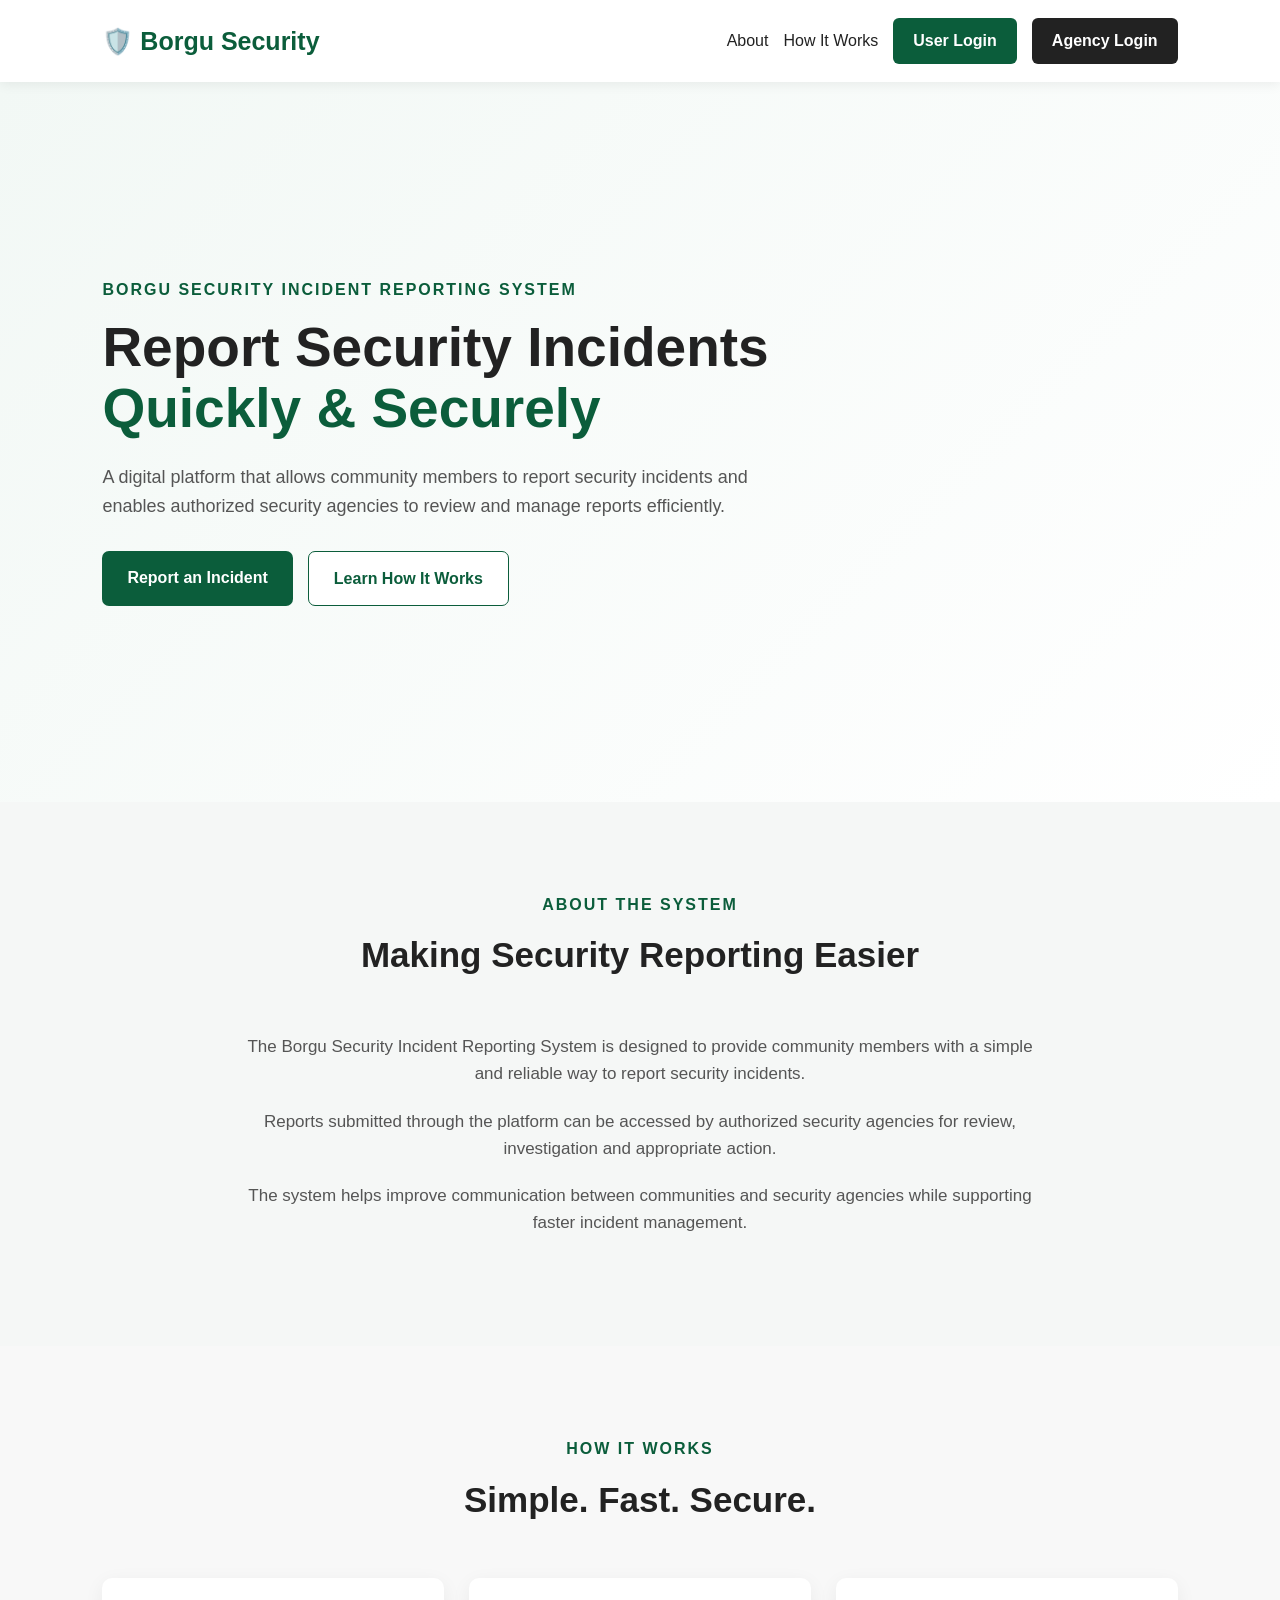
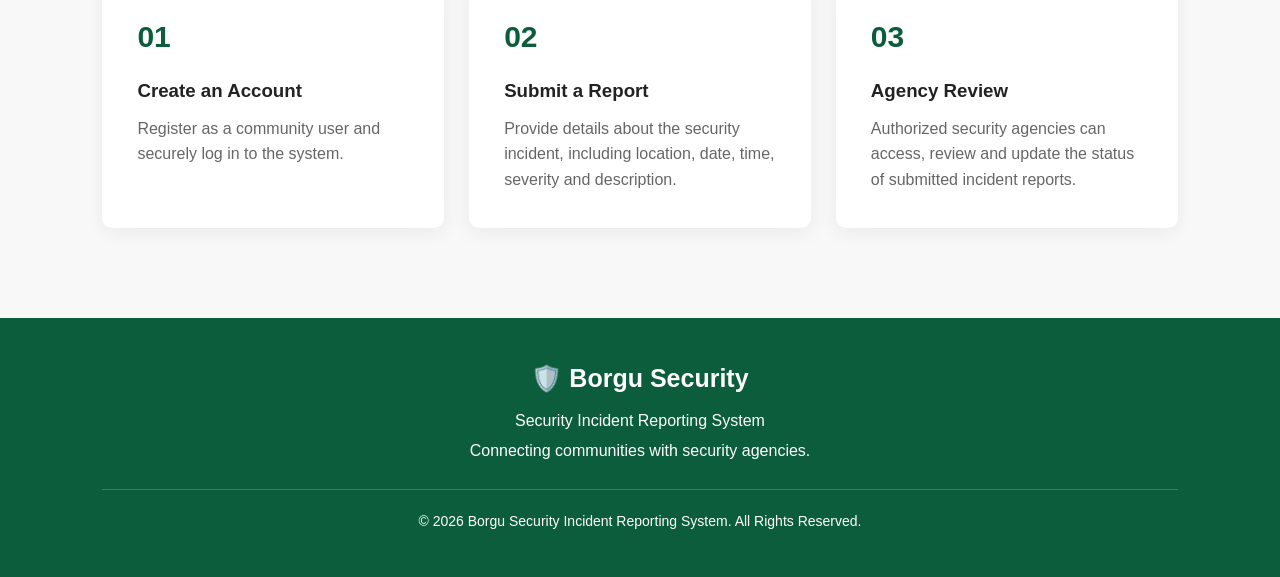
<file: index.html>
<!DOCTYPE html>
<html lang="en">

<head>

    <meta charset="UTF-8">

    <meta name="viewport" content="width=device-width, initial-scale=1.0">

    <title>Borgu Security Incident Reporting System</title>

    <link rel="stylesheet" href="style.css">

</head>

<body>


    <!-- =========================
         NAVIGATION
    ========================= -->

    <header class="navbar">

        <div class="logo">

            <span>🛡️ Borgu Security</span>

        </div>


        <nav>

            <a href="#about">
                About
            </a>

            <a href="#how-it-works">
                How It Works
            </a>

            <a
                href="login.html"
                class="login-btn"
            >
                User Login
            </a>

            <a
                href="agency-login.html"
                class="agency-login-btn"
            >
                Agency Login
            </a>

        </nav>

    </header>



    <!-- =========================
         HERO SECTION
    ========================= -->

    <section class="hero">

        <div class="hero-content">

            <p class="welcome-text">
                BORGU SECURITY INCIDENT REPORTING SYSTEM
            </p>


            <h1>

                Report Security Incidents

                <span>
                    Quickly & Securely
                </span>

            </h1>


            <p class="hero-description">

                A digital platform that allows community
                members to report security incidents and
                enables authorized security agencies to
                review and manage reports efficiently.

            </p>


            <div class="hero-buttons">

                <a
                    href="register.html"
                    class="primary-btn"
                >
                    Report an Incident
                </a>


                <a
                    href="#how-it-works"
                    class="secondary-btn"
                >
                    Learn How It Works
                </a>

            </div>

        </div>

    </section>



    <!-- =========================
         ABOUT SECTION
    ========================= -->

    <section
        class="about"
        id="about"
    >

        <div class="section-title">

            <p>
                ABOUT THE SYSTEM
            </p>

            <h2>
                Making Security Reporting Easier
            </h2>

        </div>


        <div class="about-content">

            <p>

                The Borgu Security Incident Reporting System
                is designed to provide community members with
                a simple and reliable way to report security
                incidents.

            </p>


            <p>

                Reports submitted through the platform can be
                accessed by authorized security agencies for
                review, investigation and appropriate action.

            </p>


            <p>

                The system helps improve communication between
                communities and security agencies while
                supporting faster incident management.

            </p>

        </div>

    </section>



    <!-- =========================
         HOW IT WORKS
    ========================= -->

    <section
        class="how-it-works"
        id="how-it-works"
    >

        <div class="section-title">

            <p>
                HOW IT WORKS
            </p>

            <h2>
                Simple. Fast. Secure.
            </h2>

        </div>


        <div class="steps">


            <!-- STEP 1 -->

            <div class="step">

                <div class="step-number">
                    01
                </div>

                <h3>
                    Create an Account
                </h3>

                <p>

                    Register as a community user and
                    securely log in to the system.

                </p>

            </div>



            <!-- STEP 2 -->

            <div class="step">

                <div class="step-number">
                    02
                </div>

                <h3>
                    Submit a Report
                </h3>

                <p>

                    Provide details about the security
                    incident, including location, date,
                    time, severity and description.

                </p>

            </div>



            <!-- STEP 3 -->

            <div class="step">

                <div class="step-number">
                    03
                </div>

                <h3>
                    Agency Review
                </h3>

                <p>

                    Authorized security agencies can access,
                    review and update the status of submitted
                    incident reports.

                </p>

            </div>


        </div>

    </section>



    <!-- =========================
         FOOTER
    ========================= -->

    <footer>

        <div class="footer-content">

            <h3>
                🛡️ Borgu Security
            </h3>

            <p>
                Security Incident Reporting System
            </p>

            <p>
                Connecting communities with security agencies.
            </p>


            <div class="copyright">

                <p>
                    © 2026 Borgu Security Incident Reporting System.
                    All Rights Reserved.
                </p>

            </div>

        </div>

    </footer>


</body>

</html>
</file>
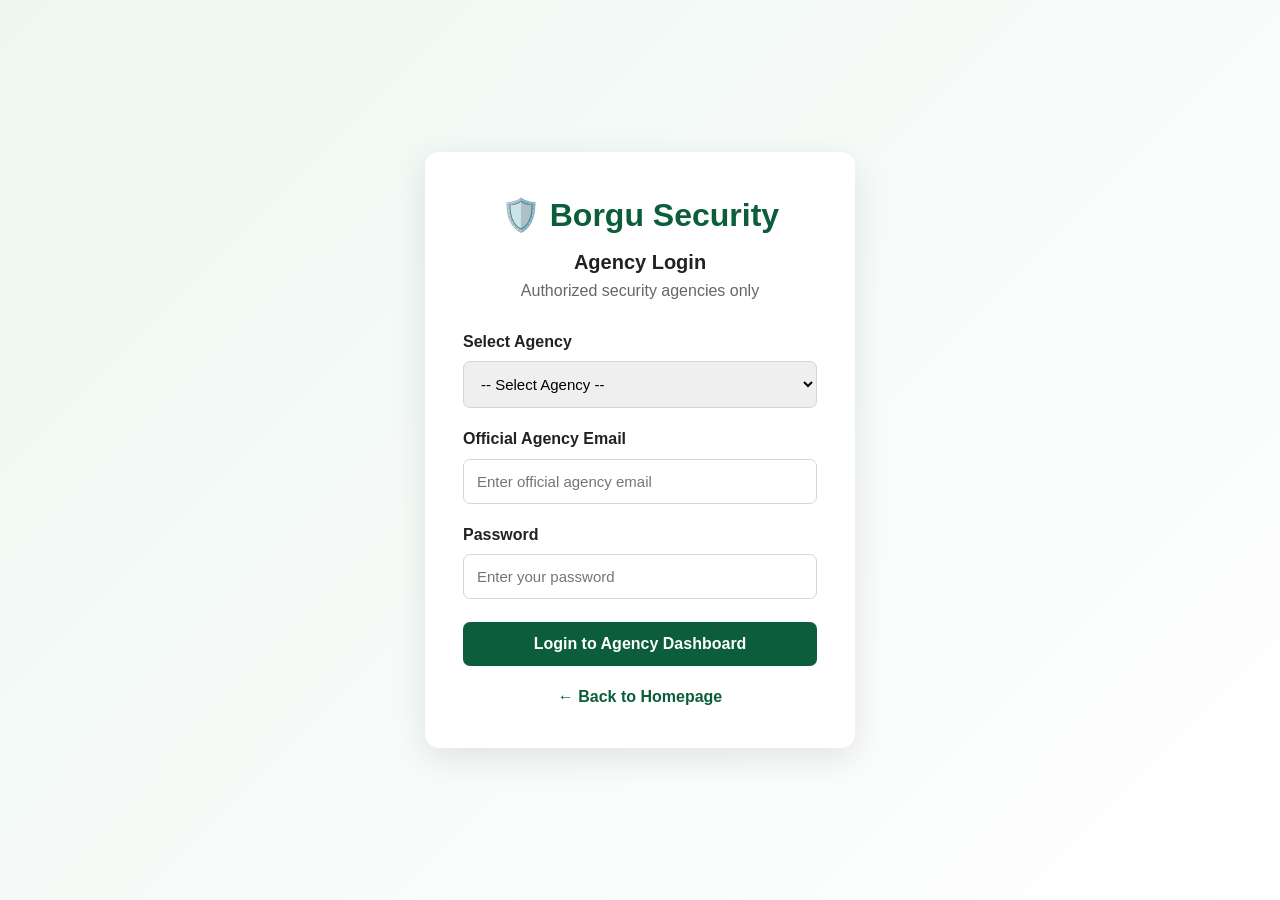
<file: agency-dashboard.html>
<!DOCTYPE html>  <html lang="en">  <head>  <meta charset="UTF-8">  

<meta name="viewport" content="width=device-width, initial-scale=1.0">  

<title>Agency Dashboard - Borgu Security</title>  

<link rel="stylesheet" href="style.css">

</head>  <body>  <!-- ==========================================  
     AGENCY HEADER  
=========================================== -->  

<header class="agency-header">  

    <div>  

        <h1>🛡️ Borgu Security</h1>  

        <p>Agency Security Dashboard</p>  

    </div>  


    <button id="agencyLogoutBtn">  
        Logout  
    </button>  

</header>  



<main class="dashboard-container">  


    <!-- ==========================================  
         WELCOME SECTION  
    =========================================== -->  

    <section class="welcome-section">  

        <h2>  

            Welcome,  

            <span id="agencyName"></span>  

            👮  

        </h2>  


        <p>  

            Manage and review security incidents  
            submitted by community users.  

        </p>  

    </section>  



    <!-- ==========================================  
         STATISTICS  
    =========================================== -->  

    <section class="dashboard-grid">  


        <div class="dashboard-card">  

            <h3>📋 Total Reports</h3>  

            <h2 id="totalReports">  
                0  
            </h2>  

        </div>  



        <div class="dashboard-card">  

            <h3>🕐 Pending</h3>  

            <h2 id="pendingReports">  
                0  
            </h2>  

        </div>  



        <div class="dashboard-card">  

            <h3>🔍 Under Review</h3>  

            <h2 id="reviewReports">  
                0  
            </h2>  

        </div>  



        <div class="dashboard-card">  

            <h3>✅ Resolved</h3>  

            <h2 id="resolvedReports">  
                0  
            </h2>  

        </div>  


    </section>  



    <!-- ==========================================  
         INCIDENT REPORTS  
    =========================================== -->  

    <section class="reports-section">  


        <h2>  
            🚨 Security Incident Reports  
        </h2>  


        <p>  

            Reports submitted by community users  
            will appear here.  

        </p>  



        <div id="agencyReportsList">  

            <p>  
                Loading reports...  
            </p>  

        </div>  


    </section>  



    <!-- ==========================================  
         BACK TO HOMEPAGE  
    =========================================== -->  

    <p class="home-link">  

        <a href="index.html">  
            ← Back to Homepage  
        </a>  

    </p>  


</main>  



<!-- ==========================================  
     AGENCY DASHBOARD JAVASCRIPT  
=========================================== -->  

<script>  

    // ==========================================  
    // CHECK AGENCY LOGIN  
    // ==========================================  

    const savedAgency =  
        localStorage.getItem("loggedInAgency");  


    if (!savedAgency) {  

        window.location.href =  
            "agency-login.html";  

    } else {  


        // ==========================================  
        // GET AGENCY INFORMATION  
        // ==========================================  

        const agency =  
            JSON.parse(savedAgency);  


        // Show agency name  

        const agencyName =  
            document.getElementById(  
                "agencyName"  
            );  


        if (agencyName) {  

            agencyName.textContent =  
                agency.name;  

        }  



        // ==========================================  
        // LOAD REPORTS FUNCTION  
        // ==========================================  

        function loadReports() {  


            // Get reports from localStorage  

            const savedReports =  
                localStorage.getItem(  
                    "incidentReports"  
                );  


            const reports =  
                savedReports  
                    ? JSON.parse(savedReports)  
                    : [];  



            // ======================================  
            // TOTAL REPORTS  
            // ======================================  

            document.getElementById(  
                "totalReports"  
            ).textContent =  
                reports.length;  



            // ======================================  
            // PENDING REPORTS  
            // ======================================  

            const pendingReports =  
                reports.filter(  
                    function(report) {  

                        return report.status ===  
                            "Pending";  

                    }  
                ).length;  


            document.getElementById(  
                "pendingReports"  
            ).textContent =  
                pendingReports;  



            // ======================================  
            // UNDER REVIEW  
            // ======================================  

            const reviewReports =  
                reports.filter(  
                    function(report) {  

                        return report.status ===  
                            "Under Review";  

                    }  
                ).length;  


            document.getElementById(  
                "reviewReports"  
            ).textContent =  
                reviewReports;  



            // ======================================  
            // RESOLVED  
            // ======================================  

            const resolvedReports =  
                reports.filter(  
                    function(report) {  

                        return report.status ===  
                            "Resolved";  

                    }  
                ).length;  


            document.getElementById(  
                "resolvedReports"  
            ).textContent =  
                resolvedReports;  



            // ======================================  
            // REPORTS CONTAINER  
            // ======================================  

            const reportsList =  
                document.getElementById(  
                    "agencyReportsList"  
                );  



            // ======================================  
            // NO REPORTS  
            // ======================================  

            if (reports.length === 0) {  

                reportsList.innerHTML = `  

                    <div class="report-card">  

                        <h3>  
                            📭 No Incident Reports  
                        </h3>  

                        <p>  

                            There are currently no  
                            incident reports submitted  
                            by community users.  

                        </p>  

                    </div>  

                `;  

                return;  

            }  



            // ======================================  
            // CLEAR OLD REPORTS  
            // ======================================  

            reportsList.innerHTML = "";  



            // ======================================  
            // DISPLAY REPORTS  
            // ======================================  

            reports.forEach(  
                function(report) {  


                    const reportCard =  
                        document.createElement(  
                            "div"  
                        );  


                    reportCard.className =  
                        "report-card";  



                    reportCard.innerHTML = `  

                        <h3>  
                            🚨 ${report.type}  
                        </h3>  


                        <p>  

                            <strong>  
                                Reporter:  
                            </strong>  

                            ${report.reporterName ||  
                            "Not available"}  

                        </p>  


                        <p>  

                            <strong>  
                                Email:  
                            </strong>  

                            ${report.reporterEmail ||  
                            "Not available"}  

                        </p>  


                        <p>  

                            <strong>  
                                Location:  
                            </strong>  

                            ${report.location}  

                        </p>  


                        <p>  

                            <strong>  
                                Date:  
                            </strong>  

                            ${report.date}  

                        </p>  


                        <p>  

                            <strong>  
                                Time:  
                            </strong>  

                            ${report.time}  

                        </p>  


                        <p>  

                            <strong>  
                                Severity:  
                            </strong>  

                            ${report.severity}  

                        </p>  


                        <p>  

                            <strong>  
                                Description:  
                            </strong>  

                            ${report.description}  

                        </p>  


                        <p>  

                            <strong>  
                                Current Status:  
                            </strong>  

                            ${report.status}  

                        </p>  



                        <!-- STATUS -->  

                        <label>  

                            <strong>  
                                Update Status:  
                            </strong>  

                        </label>  


                        <select  
                            class="status-select"  
                            data-id="${report.id}"  
                        >  

                            <option  
                                value="Pending"  
                                ${report.status ===  
                                "Pending"  
                                ? "selected"  
                                : ""}  
                            >  
                                Pending  
                            </option>  


                            <option  
                                value="Under Review"  
                                ${report.status ===  
                                "Under Review"  
                                ? "selected"  
                                : ""}  
                            >  
                                Under Review  
                            </option>  


                            <option  
                                value="Resolved"  
                                ${report.status ===  
                                "Resolved"  
                                ? "selected"  
                                : ""}  
                            >  
                                Resolved  
                            </option>  

                        </select>  

                    `;  



                    reportsList.appendChild(  
                        reportCard  
                    );  

                }  
            );  



            // ======================================  
            // STATUS SELECTORS  
            // ======================================  

            const statusSelects =  
                document.querySelectorAll(  
                    ".status-select"  
                );  



            statusSelects.forEach(  
                function(select) {  


                    select.addEventListener(  
                        "change",  
                        function() {  


                            const reportId =  
                                Number(  
                                    this.dataset.id  
                                );  


                            const newStatus =  
                                this.value;  



                            updateReportStatus(  
                                reportId,  
                                newStatus  
                            );  

                        }  
                    );  

                }  
            );  

        }  



        // ==========================================  
        // UPDATE REPORT STATUS  
        // ==========================================  

        function updateReportStatus(  
            reportId,  
            newStatus  
        ) {  


            const reports =  
                JSON.parse(  
                    localStorage.getItem(  
                        "incidentReports"  
                    )  
                ) || [];  



            const report =  
                reports.find(  
                    function(item) {  

                        return item.id ===  
                            reportId;  

                    }  
                );  



            // Report not found  

            if (!report) {  

                alert(  
                    "Report could not be found."  
                );  

                return;  

            }  



            // Change status  

            report.status =  
                newStatus;  



            // Save reports  

            localStorage.setItem(  
                "incidentReports",  
                JSON.stringify(  
                    reports  
                )  
            );  



            // Confirmation  

            alert(  
                "Report status updated to: " +  
                newStatus  
            );  



            // Reload dashboard  

            loadReports();  

        }  



        // ==========================================  
        // LOGOUT  
        // ==========================================  

        const logoutButton =  
            document.getElementById(  
                "agencyLogoutBtn"  
            );  


        if (logoutButton) {  

            logoutButton.addEventListener(  
                "click",  
                function() {  


                    localStorage.removeItem(  
                        "loggedInAgency"  
                    );  


                    window.location.href =  
                        "agency-login.html";  

                }  
            );  

        }  



        // ==========================================  
        // START DASHBOARD  
        // ==========================================  

        loadReports();  

    }  

</script>

</body>  </html>
</file>
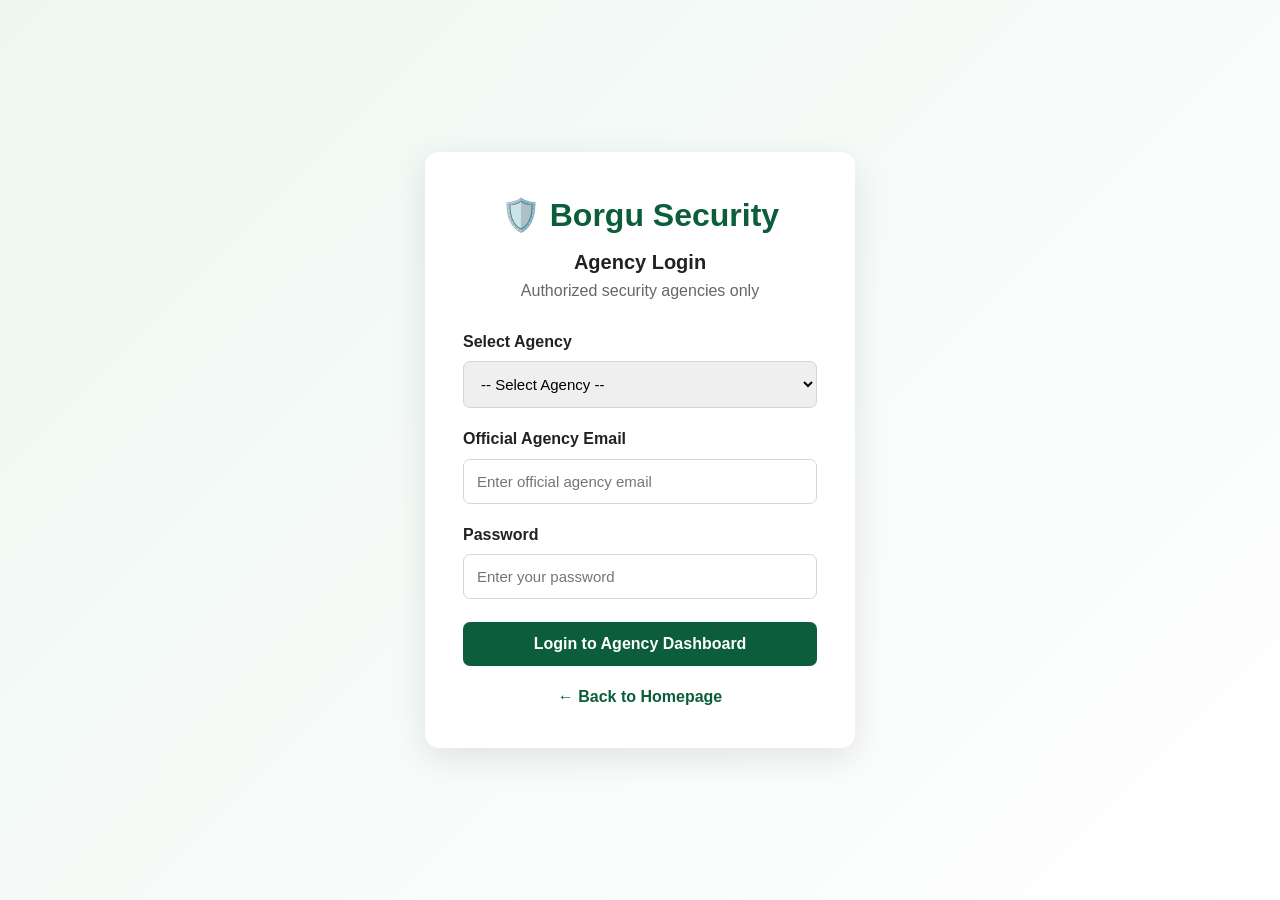
<file: agency-login.html>
<!DOCTYPE html>
<html lang="en">

<head>
    <meta charset="UTF-8">
    <meta name="viewport" content="width=device-width, initial-scale=1.0">

    <title>Agency Login - Borgu Security</title>

    <link rel="stylesheet" href="style.css">
</head>

<body>

    <div class="login-container">

        <div class="login-box">

            <h1>🛡️ Borgu Security</h1>

            <h2>Agency Login</h2>

            <p class="login-subtitle">
                Authorized security agencies only
            </p>


            <form id="agencyLoginForm">

                <div class="form-group">

                    <label for="agency">
                        Select Agency
                    </label>

                    <select id="agency" required>

                        <option value="">
                            -- Select Agency --
                        </option>

                        <option value="Police">
                            Nigeria Police Force
                        </option>

                        <option value="Army">
                            Nigerian Army
                        </option>

                        <option value="Air Force">
                            Nigerian Air Force
                        </option>

                        <option value="Fire Service">
                            Federal Fire Service
                        </option>

                        <option value="NSCDC">
                            Nigeria Security and Civil Defence Corps
                        </option>

                        <option value="FRSC">
                            Federal Road Safety Corps
                        </option>

                        <option value="Emergency Management">
                            Emergency Management Agency
                        </option>

                    </select>

                </div>


                <div class="form-group">

                    <label for="agencyEmail">
                        Official Agency Email
                    </label>

                    <input
                        type="email"
                        id="agencyEmail"
                        placeholder="Enter official agency email"
                        required
                    >

                </div>


                <div class="form-group">

                    <label for="agencyPassword">
                        Password
                    </label>

                    <input
                        type="password"
                        id="agencyPassword"
                        placeholder="Enter your password"
                        required
                    >

                </div>


                <button
                    type="submit"
                    class="login-btn"
                >
                    Login to Agency Dashboard
                </button>

            </form>


            <p class="home-link">
                <a href="index.html">
                    ← Back to Homepage
                </a>
            </p>

        </div>

    </div>


    <script src="agency-auth.js"></script>

</body>

</html>
</file>
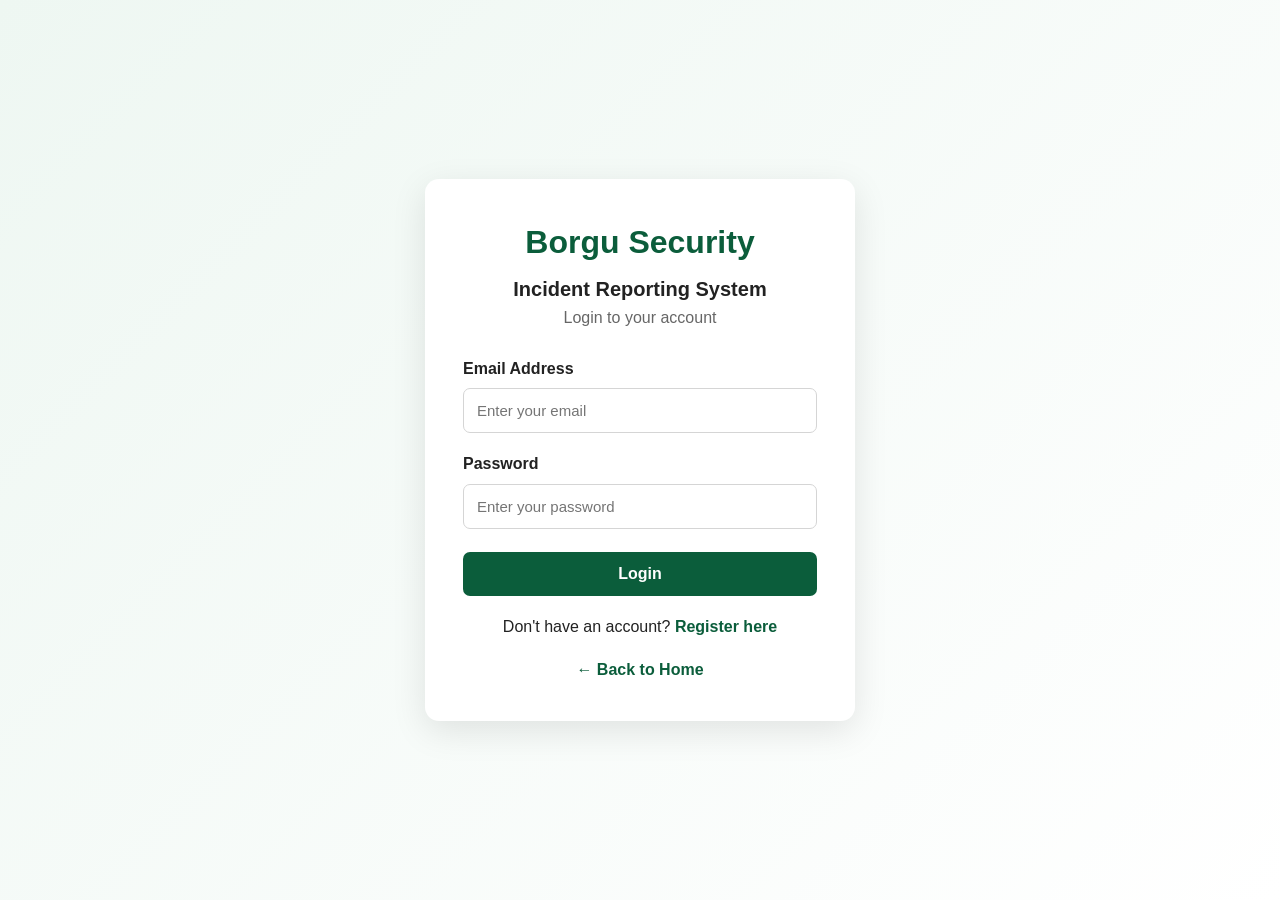
<file: login.html>
<!DOCTYPE html>
<html lang="en">

<head>

    <meta charset="UTF-8">

    <meta
        name="viewport"
        content="width=device-width, initial-scale=1.0"
    >

    <title>
        Login - Borgu Security Incident Reporting System
    </title>

    <link rel="stylesheet" href="style.css">

</head>


<body>

    <div class="login-container">

        <div class="login-box">

            <h1>
                Borgu Security
            </h1>

            <h2>
                Incident Reporting System
            </h2>

            <p class="login-subtitle">
                Login to your account
            </p>


            <form id="loginForm">


                <div class="form-group">

                    <label for="email">
                        Email Address
                    </label>

                    <input
                        type="email"
                        id="email"
                        placeholder="Enter your email"
                        required
                    >

                </div>


                <div class="form-group">

                    <label for="password">
                        Password
                    </label>

                    <input
                        type="password"
                        id="password"
                        placeholder="Enter your password"
                        required
                    >

                </div>


                <button
                    type="submit"
                    class="login-btn"
                >
                    Login
                </button>


            </form>


            <p class="register-link">

                Don't have an account?

                <a href="register.html">
                    Register here
                </a>

            </p>


            <p class="home-link">

                <a href="index.html">
                    ← Back to Home
                </a>

            </p>


        </div>

    </div>


    <!-- FRONTEND JAVASCRIPT -->

    <script src="app.js"></script>

</body>

</html>
</file>
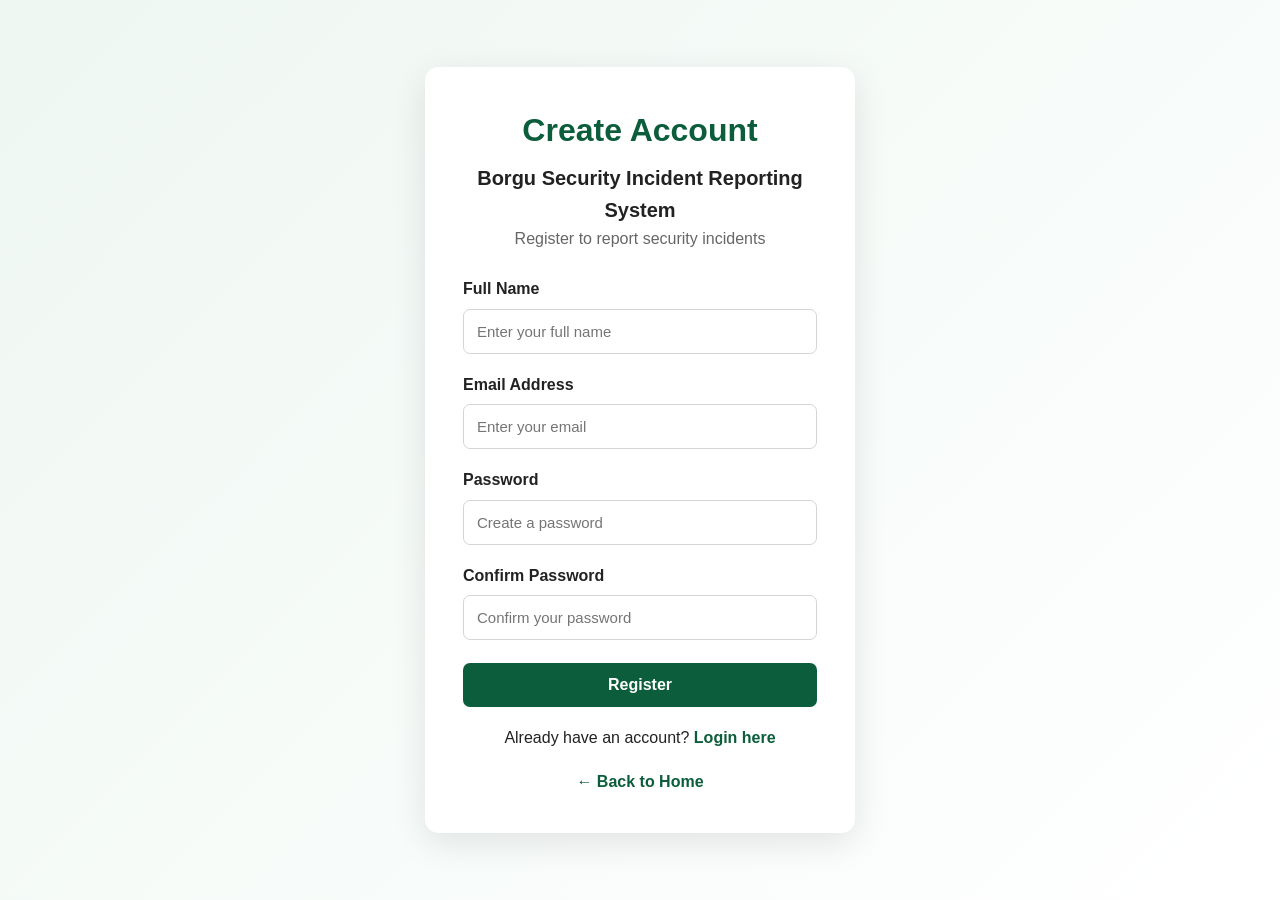
<file: register.html>
<!DOCTYPE html>
<html lang="en">

<head>

    <meta charset="UTF-8">

    <meta
        name="viewport"
        content="width=device-width, initial-scale=1.0"
    >

    <title>
        Register - Borgu Security Incident Reporting System
    </title>

    <link rel="stylesheet" href="style.css">

</head>


<body>

    <div class="login-container">

        <div class="login-box">

            <h1>
                Create Account
            </h1>

            <h2>
                Borgu Security Incident Reporting System
            </h2>

            <p class="login-subtitle">
                Register to report security incidents
            </p>


            <form id="registerForm">


                <div class="form-group">

                    <label for="name">
                        Full Name
                    </label>

                    <input
                        type="text"
                        id="name"
                        placeholder="Enter your full name"
                        required
                    >

                </div>


                <div class="form-group">

                    <label for="registerEmail">
                        Email Address
                    </label>

                    <input
                        type="email"
                        id="registerEmail"
                        placeholder="Enter your email"
                        required
                    >

                </div>


                <div class="form-group">

                    <label for="registerPassword">
                        Password
                    </label>

                    <input
                        type="password"
                        id="registerPassword"
                        placeholder="Create a password"
                        required
                    >

                </div>


                <div class="form-group">

                    <label for="confirmPassword">
                        Confirm Password
                    </label>

                    <input
                        type="password"
                        id="confirmPassword"
                        placeholder="Confirm your password"
                        required
                    >

                </div>


                <button
                    type="submit"
                    class="login-btn"
                >
                    Register
                </button>


            </form>


            <p class="register-link">

                Already have an account?

                <a href="login.html">
                    Login here
                </a>

            </p>


            <p class="home-link">

                <a href="index.html">
                    ← Back to Home
                </a>

            </p>


        </div>

    </div>


    <!-- FRONTEND JAVASCRIPT -->

    <script src="app.js"></script>

</body>

</html>
</file>
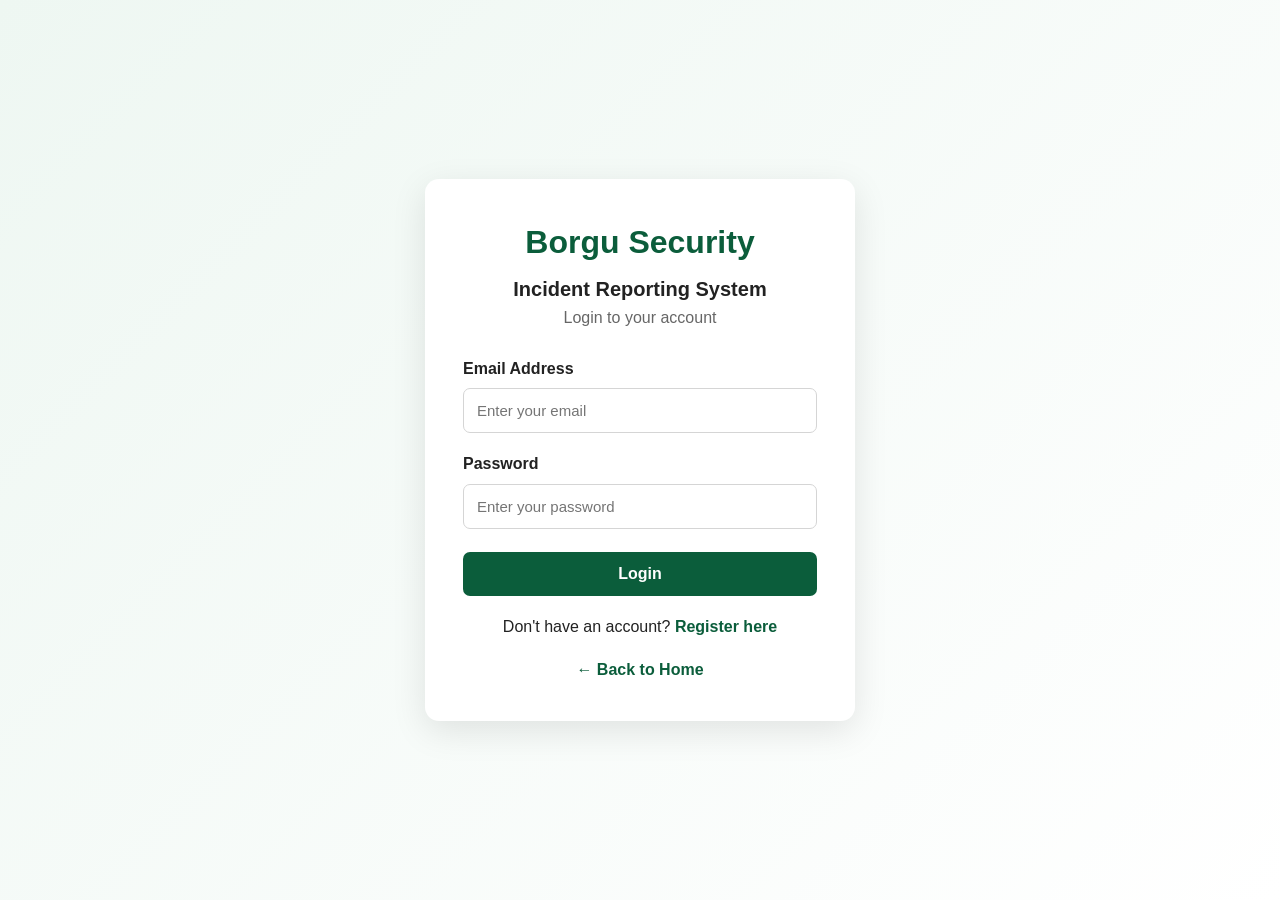
<file: report.html>
file:///data/user/0/com.foxdebug.acodefree/files/public/security-incident-system/ index.html css/ style.css  js/Borgu security incident reporting system/report.html<!DOCTYPE html>
<html lang="en">
<head>
    <meta charset="UTF-8">
    <meta name="viewport" content="width=device-width, initial-scale=1.0">
    <title>Report Incident - Borgu Security</title>

    <link rel="stylesheet" href="style.css">
</head>

<body>

    <div class="report-container">

        <h1>🚨 Report a Security Incident</h1>

        <p>
            Please provide accurate information about the incident.
        </p>

        <form id="incidentForm">

            <label for="incidentType">Incident Type</label>
            <select id="incidentType" required>
                <option value="">-- Select Incident Type --</option>
                <option value="Kidnapping">Kidnapping</option>
                <option value="Robbery">Robbery</option>
                <option value="Theft">Theft</option>
                <option value="Assault">Assault</option>
                <option value="Fire Outbreak">Fire Outbreak</option>
                <option value="Accident">Accident</option>
                <option value="Other">Other</option>
            </select>

            <label for="location">Location</label>
            <input
                type="text"
                id="location"
                placeholder="Enter the incident location"
                required
            >

            <label for="incidentDate">Date</label>
            <input
                type="date"
                id="incidentDate"
                required
            >

            <label for="incidentTime">Time</label>
            <input
                type="time"
                id="incidentTime"
                requiredi
            >

            <label for="severity">Severity</label>
            <select id="severity" required>
                <option value="">-- Select Severity --</option>
                <option value="Low">Low</option>
                <option value="Medium">Medium</option>
                <option value="High">High</option>
                <option value="Critical">Critical</option>
            </select>

            <label for="description">Description</label>
            <textarea
                id="description"
                rows="6"
                placeholder="Describe what happened..."
                required
            ></textarea>

            <button type="submit">
                Submit Incident Report
            </button>

        </form>

        <br>

        <a href="dashboard.html">
            ← Back to Dashboard
        </a>

    </div>
<script src="report.js"></script>

<script>
    if (localStorage.getItem("loggedIn") !== "true") {
        window.location.href = "login.html";
    }
</script>
  
</body>
</html>
</file>
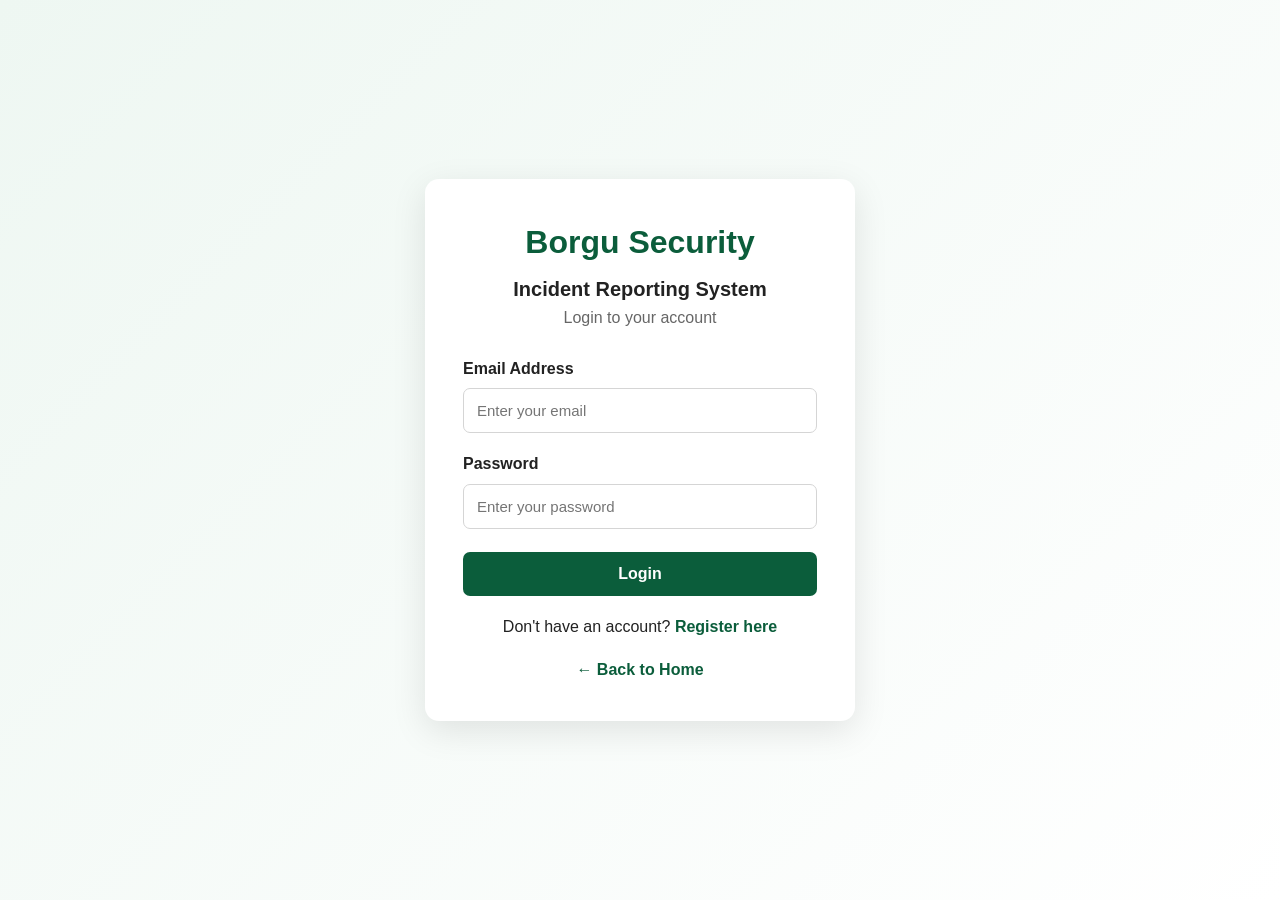
<file: reports.html>
<!DOCTYPE html>
<html lang="en">
<head>
    <meta charset="UTF-8">
    <meta name="viewport" content="width=device-width, initial-scale=1.0">
    <title>My Reports - Borgu Security</title>

    <link rel="stylesheet" href="style.css">
</head>

<body>

    <div class="report-container">

        <h1>📋 My Reports</h1>

        <p>
            View the security incidents you have previously reported.
        </p>

        <div id="reportsList">
            <!-- Reports will appear here -->
        </div>

        <br>

        <a href="dashboard.html">
            ← Back to Dashboard
        </a>

    </div>

    <script src="reports.js"></script>

  <script>
    if (localStorage.getItem("loggedIn") !== "true") {
        window.location.href = "login.html";
    }
</script>

</body>
</html>
</file>
<file: style.css>
/* =====================================================
   BORGU SECURITY INCIDENT REPORTING SYSTEM
   MAIN STYLESHEET
===================================================== */


/* =========================
   GENERAL SETTINGS
========================= */

* {
    margin: 0;
    padding: 0;
    box-sizing: border-box;
}

html {
    scroll-behavior: smooth;
}

body {
    font-family: Arial, Helvetica, sans-serif;
    line-height: 1.6;
    color: #222;
    background: #f5f7f6;
}

a {
    text-decoration: none;
}

button,
input,
select,
textarea {
    font-family: inherit;
}


/* =========================
   NAVIGATION
========================= */

.navbar {
    width: 100%;
    padding: 18px 8%;

    display: flex;
    justify-content: space-between;
    align-items: center;

    background: #ffffff;

    position: sticky;
    top: 0;
    z-index: 1000;

    box-shadow: 0 2px 12px rgba(0, 0, 0, 0.07);
}

.logo span {
    font-size: 25px;
    font-weight: bold;
    color: #0b5d3b;
}

nav {
    display: flex;
    align-items: center;
    gap: 15px;
}

nav a {
    color: #222;
    font-weight: 500;
}

nav a:hover {
    color: #0b5d3b;
}


/* =========================
   USER LOGIN BUTTON
========================= */

.login-btn {
    padding: 10px 20px;

    background: #0b5d3b;

    color: white !important;

    border-radius: 6px;

    font-weight: bold;
}

.login-btn:hover {
    background: #08472e;
}


/* =========================
   AGENCY LOGIN BUTTON
========================= */

.agency-login-btn {
    padding: 10px 20px;

    background: #222;

    color: white !important;

    border-radius: 6px;

    font-weight: bold;

    transition: 0.2s ease;
}

.agency-login-btn:hover {
    background: #0b5d3b;
}


/* =========================
   HERO SECTION
========================= */

.hero {
    min-height: 80vh;

    display: flex;
    align-items: center;

    padding: 80px 8%;

    background: linear-gradient(
        135deg,
        #f2f8f5,
        #ffffff
    );
}

.hero-content {
    max-width: 750px;
}

.welcome-text {
    color: #0b5d3b;

    font-weight: bold;

    letter-spacing: 2px;

    margin-bottom: 15px;
}

.hero h1 {
    font-size: 55px;

    line-height: 1.1;

    margin-bottom: 25px;
}

.hero h1 span {
    display: block;

    color: #0b5d3b;
}

.hero-description {
    font-size: 18px;

    max-width: 650px;

    color: #555;

    margin-bottom: 30px;
}


/* =========================
   BUTTONS
========================= */

.hero-buttons {
    display: flex;

    gap: 15px;
}

.primary-btn,
.secondary-btn {
    display: inline-block;

    padding: 14px 25px;

    border-radius: 7px;

    font-weight: bold;

    transition: 0.2s ease;
}

.primary-btn {
    background: #0b5d3b;

    color: white;
}

.primary-btn:hover {
    background: #08472e;

    transform: translateY(-1px);
}

.secondary-btn {
    border: 1px solid #0b5d3b;

    color: #0b5d3b;

    background: white;
}

.secondary-btn:hover {
    background: #f2f8f5;
}


/* =========================
   SECTIONS
========================= */

.about,
.how-it-works {
    padding: 90px 8%;
}

.section-title {
    text-align: center;

    margin-bottom: 50px;
}

.section-title p {
    color: #0b5d3b;

    font-weight: bold;

    letter-spacing: 2px;
}

.section-title h2 {
    font-size: 35px;

    margin-top: 10px;
}


/* =========================
   ABOUT
========================= */

.about-content {
    max-width: 800px;

    margin: auto;

    text-align: center;
}

.about-content p {
    margin-bottom: 20px;

    color: #555;

    font-size: 17px;
}


/* =========================
   HOW IT WORKS
========================= */

.how-it-works {
    background: #f8f8f8;
}

.steps {
    display: grid;

    grid-template-columns:
        repeat(3, 1fr);

    gap: 25px;
}

.step {
    background: white;

    padding: 35px;

    border-radius: 10px;

    box-shadow:
        0 5px 20px rgba(0, 0, 0, 0.06);
}

.step-number {
    font-size: 30px;

    font-weight: bold;

    color: #0b5d3b;

    margin-bottom: 15px;
}

.step h3 {
    margin-bottom: 10px;
}

.step p {
    color: #666;
}


/* =========================
   FOOTER
========================= */

footer {
    background: #0b5d3b;

    color: white;

    text-align: center;

    padding: 40px 8%;
}

.footer-content h3 {
    font-size: 25px;

    margin-bottom: 10px;
}

.footer-content p {
    margin-bottom: 5px;
}

.copyright {
    margin-top: 25px;

    padding-top: 20px;

    border-top:
        1px solid rgba(255, 255, 255, 0.2);

    font-size: 14px;
}


/* =====================================================
   LOGIN & REGISTRATION
===================================================== */

.login-container {
    min-height: 100vh;

    display: flex;

    justify-content: center;

    align-items: center;

    padding: 30px;

    background: linear-gradient(
        135deg,
        #eef7f2,
        #ffffff
    );
}

.login-box {
    width: 100%;

    max-width: 430px;

    padding: 38px;

    background: white;

    border-radius: 14px;

    box-shadow:
        0 10px 35px rgba(0, 0, 0, 0.10);

    text-align: center;
}

.login-box h1 {
    margin-bottom: 5px;

    color: #0b5d3b;
}

.login-box h2 {
    margin-top: 0;

    font-size: 20px;
}

.login-subtitle {
    margin-bottom: 25px;

    color: #666;
}

.form-group {
    text-align: left;

    margin-bottom: 18px;
}

.form-group label {
    display: block;

    margin-bottom: 7px;

    font-weight: bold;
}

.form-group input,
.form-group select {
    width: 100%;

    padding: 13px;

    border: 1px solid #d5d5d5;

    border-radius: 7px;

    font-size: 15px;

    outline: none;

    transition: 0.2s;
}

.form-group input:focus,
.form-group select:focus {
    border-color: #0b5d3b;

    box-shadow:
        0 0 0 3px rgba(11, 93, 59, 0.08);
}

.login-box .login-btn {
    width: 100%;

    padding: 13px;

    border: none;

    border-radius: 7px;

    background: #0b5d3b;

    color: white;

    font-size: 16px;

    font-weight: bold;

    cursor: pointer;

    margin-top: 5px;
}

.login-box .login-btn:hover {
    background: #08472e;
}

.register-link,
.home-link {
    margin-top: 18px;
}

.register-link a,
.home-link a {
    color: #0b5d3b;

    font-weight: bold;
}


/* =========================
   REGISTRATION FORM
========================= */

.register-error {
    color: #b00020;

    font-size: 14px;

    margin-top: 6px;
}

.register-success {
    color: #0b5d3b;

    font-size: 14px;

    margin-top: 6px;
}


/* =====================================================
   COMMUNITY DASHBOARD
===================================================== */

.dashboard-container {
    width: 100%;

    max-width: 1150px;

    margin: 0 auto;

    padding: 40px 25px;
}

.welcome-section {
    background: linear-gradient(
        135deg,
        #0b5d3b,
        #08764a
    );

    color: white;

    padding: 35px;

    border-radius: 14px;

    margin-bottom: 30px;

    box-shadow:
        0 8px 25px rgba(11, 93, 59, 0.18);
}

.welcome-section h2 {
    font-size: 28px;

    margin-bottom: 8px;
}

.welcome-section p {
    opacity: 0.9;
}


/* =========================
   DASHBOARD CARDS
========================= */

.dashboard-grid {
    display: grid;

    grid-template-columns:
        repeat(4, 1fr);

    gap: 20px;

    margin-bottom: 35px;
}

.dashboard-card {
    background: white;

    padding: 25px;

    border-radius: 12px;

    box-shadow:
        0 5px 20px rgba(0, 0, 0, 0.06);

    border: 1px solid #eeeeee;
}

.dashboard-card h3 {
    font-size: 15px;

    color: #666;

    margin-bottom: 10px;
}

.dashboard-card h2 {
    color: #0b5d3b;

    font-size: 30px;
}


/* =========================
   DASHBOARD BUTTONS
========================= */

.dashboard-btn {
    display: inline-block;

    margin-top: 15px;

    padding: 12px 20px;

    background: #0b5d3b;

    color: white;

    border-radius: 7px;

    font-weight: bold;

    transition: 0.2s;
}

.dashboard-btn:hover {
    background: #08472e;

    transform: translateY(-1px);
}


/* =====================================================
   REPORT FORM
===================================================== */

.report-container {
    width: 100%;

    max-width: 700px;

    margin: 40px auto;

    padding: 35px;

    background: white;

    border-radius: 14px;

    box-shadow:
        0 8px 30px rgba(0, 0, 0, 0.08);
}

.report-container h1 {
    color: #0b5d3b;

    margin-bottom: 8px;
}

.report-container > p {
    color: #666;

    margin-bottom: 25px;
}

.report-container label {
    display: block;

    margin-top: 18px;

    margin-bottom: 7px;

    font-weight: bold;
}

.report-container input,
.report-container select,
.report-container textarea {
    width: 100%;

    padding: 13px;

    border: 1px solid #d5d5d5;

    border-radius: 7px;

    font-size: 15px;

    outline: none;
}

.report-container textarea {
    resize: vertical;
}

.report-container input:focus,
.report-container select:focus,
.report-container textarea:focus {
    border-color: #0b5d3b;

    box-shadow:
        0 0 0 3px rgba(11, 93, 59, 0.08);
}

.report-container button {
    width: 100%;

    margin-top: 25px;

    padding: 14px;

    border: none;

    border-radius: 7px;

    background: #0b5d3b;

    color: white;

    font-size: 16px;

    font-weight: bold;

    cursor: pointer;
}

.report-container button:hover {
    background: #08472e;
}

.report-container > a {
    color: #0b5d3b;

    font-weight: bold;
}


/* =====================================================
   MY REPORTS
===================================================== */

.reports-section {
    background: white;

    padding: 30px;

    border-radius: 14px;

    box-shadow:
        0 5px 20px rgba(0, 0, 0, 0.06);
}

.reports-section h2 {
    color: #0b5d3b;

    margin-bottom: 8px;
}

.reports-section > p {
    color: #666;

    margin-bottom: 25px;
}

#reportsList,
#agencyReportsList {
    display: grid;

    gap: 18px;
}

.report-card {
    background: #ffffff;

    border: 1px solid #e4e8e5;

    border-left: 5px solid #0b5d3b;

    padding: 22px;

    border-radius: 10px;

    box-shadow:
        0 4px 15px rgba(0, 0, 0, 0.04);
}

.report-card h3 {
    color: #0b5d3b;

    margin-bottom: 15px;
}

.report-card p {
    margin-bottom: 7px;

    color: #555;
}

.report-card strong {
    color: #222;
}


/* =====================================================
   AGENCY DASHBOARD
===================================================== */

.agency-header {
    background: #0b5d3b;

    color: white;

    padding: 18px 6%;

    display: flex;

    justify-content: space-between;

    align-items: center;

    box-shadow:
        0 3px 15px rgba(0, 0, 0, 0.12);
}

.agency-header h1 {
    font-size: 22px;
}

.agency-header p {
    font-size: 14px;

    opacity: 0.9;
}

#agencyLogoutBtn {
    border: 1px solid rgba(255, 255, 255, 0.6);

    background: transparent;

    color: white;

    padding: 9px 18px;

    border-radius: 6px;

    cursor: pointer;

    font-weight: bold;
}

#agencyLogoutBtn:hover {
    background: white;

    color: #0b5d3b;
}


/* =====================================================
   STATUS STYLING
===================================================== */

.status-pending {
    color: #9a6700;

    font-weight: bold;
}

.status-review {
    color: #1769aa;

    font-weight: bold;
}

.status-resolved {
    color: #0b5d3b;

    font-weight: bold;
}

.status-critical {
    color: #b00020;

    font-weight: bold;
}


/* =====================================================
   AGENCY STATUS SELECT
===================================================== */

.status-select {
    width: 100%;

    margin-top: 10px;

    padding: 11px;

    border: 1px solid #d5d5d5;

    border-radius: 7px;

    background: white;

    font-size: 15px;

    outline: none;

    cursor: pointer;
}

.status-select:focus {
    border-color: #0b5d3b;

    box-shadow:
        0 0 0 3px rgba(11, 93, 59, 0.08);
}


/* =====================================================
   MOBILE DESIGN
===================================================== */

@media (max-width: 900px) {

    .dashboard-grid {
        grid-template-columns:
            repeat(2, 1fr);
    }

    .hero h1 {
        font-size: 45px;
    }

}


/* =====================================================
   TABLET / MOBILE
===================================================== */

@media (max-width: 768px) {

    .navbar {
        padding: 15px 5%;

        flex-wrap: wrap;

        gap: 12px;
    }

    nav {
        width: 100%;

        display: flex;

        justify-content: center;

        flex-wrap: wrap;

        gap: 8px;
    }

    /* IMPORTANT:
       Do NOT hide Agency Login */

    nav a {
        display: inline-block;

        font-size: 14px;
    }

    nav a.login-btn,
    nav a.agency-login-btn {
        padding: 9px 12px;
    }


    .hero {
        padding: 60px 5%;
    }

    .hero h1 {
        font-size: 40px;
    }

    .hero-description {
        font-size: 16px;
    }

    .hero-buttons {
        flex-direction: column;
    }

    .primary-btn,
    .secondary-btn {
        text-align: center;
    }

    .about,
    .how-it-works {
        padding: 60px 5%;
    }

    .section-title h2 {
        font-size: 28px;
    }

    .steps {
        grid-template-columns: 1fr;
    }

    .dashboard-grid {
        grid-template-columns: 1fr;
    }

    .dashboard-container {
        padding: 25px 15px;
    }

    .welcome-section {
        padding: 25px;
    }

    .welcome-section h2 {
        font-size: 23px;
    }

    .report-container {
        margin: 20px 15px;

        padding: 25px 20px;
    }

    .agency-header {
        padding: 15px 20px;

        gap: 10px;
    }

    .agency-header h1 {
        font-size: 18px;
    }

    .agency-header p {
        font-size: 12px;
    }

}


/* =====================================================
   SMALL PHONES
===================================================== */

@media (max-width: 480px) {

    .logo span {
        font-size: 21px;
    }

    nav {
        gap: 6px;
    }

    nav a {
        font-size: 13px;
    }

    nav a.login-btn,
    nav a.agency-login-btn {
        padding: 8px 10px;
    }

    .login-box {
        padding: 28px 20px;
    }

    .hero h1 {
        font-size: 34px;
    }

    .report-container h1 {
        font-size: 25px;
    }

    .report-card {
        padding: 18px;
    }

}
/* =====================================================
   AGENCY ACTION / RESPONSE
===================================================== */

.action-label {
    display: block;
    margin-top: 20px;
    margin-bottom: 8px;
    font-weight: bold;
}

.agency-action {
    width: 100%;
    min-height: 100px;

    padding: 12px;

    border: 1px solid #d5d5d5;
    border-radius: 7px;

    font-size: 15px;

    resize: vertical;

    outline: none;
}

.agency-action:focus {
    border-color: #0b5d3b;

    box-shadow:
        0 0 0 3px rgba(11, 93, 59, 0.08);
}

.save-action-btn {
    margin-top: 12px;

    padding: 11px 18px;

    border: none;

    border-radius: 7px;

    background: #0b5d3b;

    color: white;

    font-size: 14px;

    font-weight: bold;

    cursor: pointer;
}

.save-action-btn:hover {
    background: #08472e;
}
</file>
